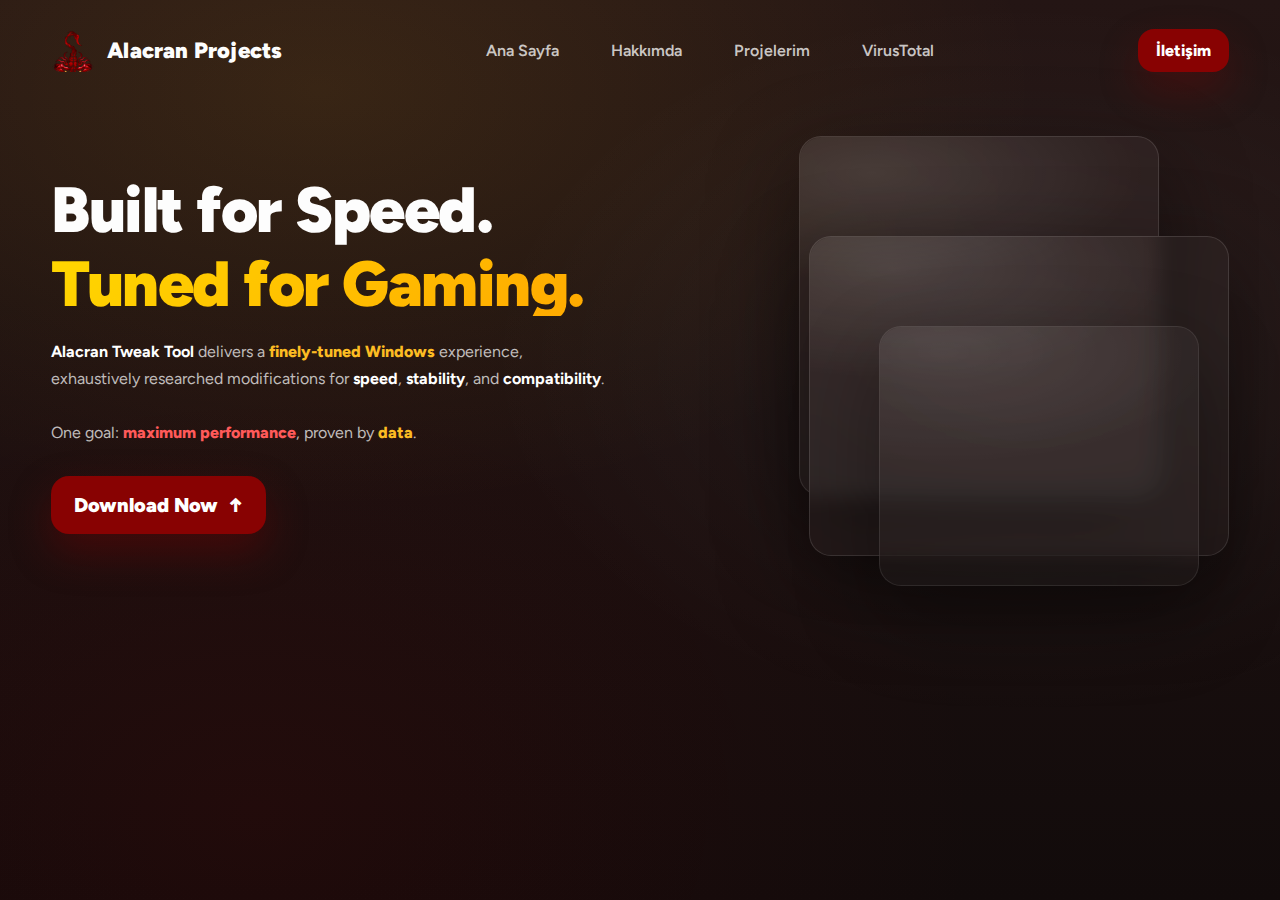
<file: index.html>
<!DOCTYPE html>
<html lang="tr">
<head>
   <meta charset="UTF-8">
   <meta name="viewport" content="width=device-width, initial-scale=1" />
   <title>Siteme hoşgeldiniz</title>
   <link rel="icon" href="img/favicon.ico">
   <link rel="icon" type="image/png" sizes="32x32" href="img/favicon.png">
   <link rel="icon" type="image/png" sizes="16x16" href="img/favicon-16x16.png">
  <link rel="preconnect" href="https://fonts.googleapis.com">
  <link rel="preconnect" href="https://fonts.gstatic.com" crossorigin>
  <link href="https://fonts.googleapis.com/css2?family=Figtree:ital,wght@0,300..900;1,300..900&family=Montserrat:ital,wght@0,100..900;1,100..900&family=Newsreader:ital,opsz,wght@0,6..72,200..800;1,6..72,200..800&display=swap" rel="stylesheet">
  <link rel="stylesheet" href="css/style.css">
</head>

<body>
  <div class="wrap">
    <header>
      <div class="brand">
        <div class="logo"><img src="img/logo1.png" height="72"width="52"></div>
        <div>Alacran Projects</div>
      </div>

      <nav>
        <a href="#anasayfa">Ana Sayfa</a>
        <a href="about.html">Hakkımda</a>
        <a href="projeler.html">Projelerim</a>
        <a href="virustotal.html">VirusTotal</a>
      </nav>

      <a class="pill" href="iletisim.html">İletişim</a>
    </header>

    <main class="hero">
      <section>
        <h1>
          Built for Speed.
          <span class="accent">Tuned for Gaming.</span>
        </h1>

        <p class="lead">
          <b>Alacran Tweak Tool</b> delivers a <span class="hl">finely-tuned Windows</span> experience,
          exhaustively researched modifications for <b>speed</b>, <b>stability</b>, and <b>compatibility</b>.
          <br><br>
          <b class="red"></b>
          One goal: <span class="red">maximum performance</span>, proven by <span class="hl">data</span>.
        </p>

        <div class="cta">
          <a class="btn btn-primary" href="https://github.com/AIacran/alacran-tweaking-tool">
            Download Now <span aria-hidden="true">↑</span>
          </a>
          
        </div>
      </section>

      <section class="visual" aria-hidden="true">
        <div class="glass g1"></div>
        <div class="glass g2"></div>
        <div class="glass g3"></div>
      </section>
    </main>
    
  </div>
</body>
</html>
</file>
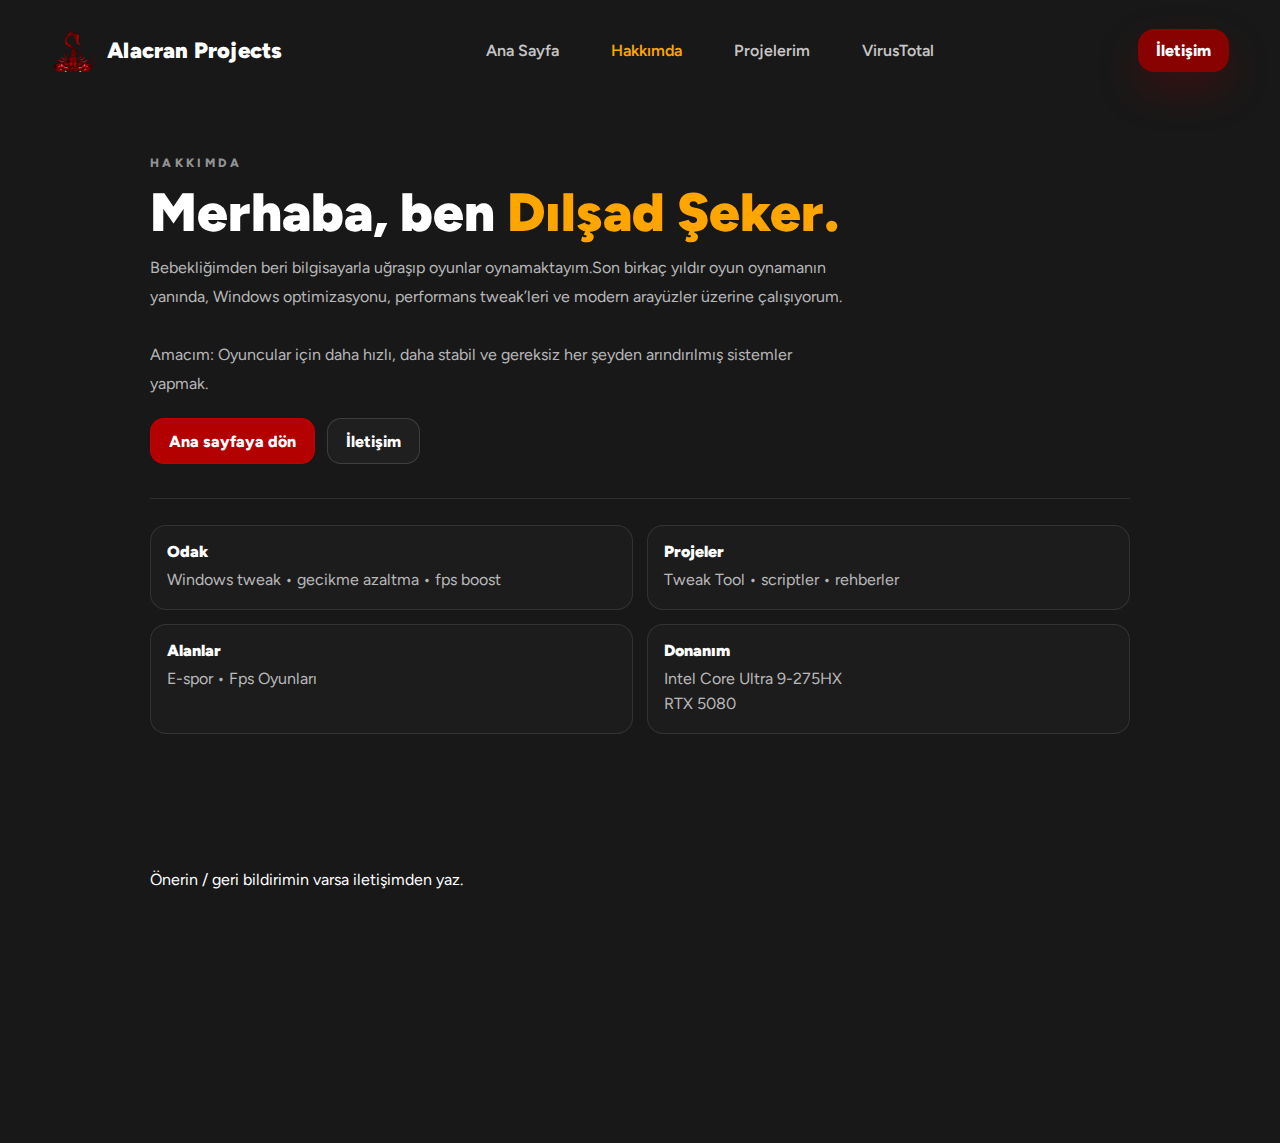
<file: about.html>
<!DOCTYPE html>
<html lang="tr">
<head>
  <meta charset="UTF-8" />
  <meta name="viewport" content="width=device-width, initial-scale=1" />
  <title>Hakkımda | Alacran Projects</title>
<link rel="icon" href="img/favicon.ico">
   <link rel="icon" type="image/png" sizes="32x32" href="img/favicon.png">
   <link rel="icon" type="image/png" sizes="16x16" href="img/favicon-16x16.png">
  <link rel="preconnect" href="https://fonts.googleapis.com">
  <link rel="preconnect" href="https://fonts.gstatic.com" crossorigin>
  <link href="https://fonts.googleapis.com/css2?family=Figtree:wght@300..900&display=swap" rel="stylesheet">

  <link rel="stylesheet" href="css/style.css">
</head>

<body class="about-bg">
  <div class="wrap">
    <!-- header -->
    <header>
      <div class="brand">
        <div class="logo"><img src="img/logo1.png" height="72" width="52" alt="Logo"></div>
        <div>Alacran Projects</div>
      </div>

      <nav>
        <a href="index.html">Ana Sayfa</a>
        <a href="about.html" class="active">Hakkımda</a>
        <a href="projeler.html">Projelerim</a>
        <a href="virustotal.html">VirusTotal</a>
      </nav>

      <a class="pill" href="iletisim.html">İletişim</a>
    </header>

    <main class="about-min">
      <!-- hero -->
      <section class="about-min-hero">
        <div class="kicker">HAKKIMDA</div>

        <h1 class="about-min-title">
          Merhaba, ben <span class="name">Dılşad Şeker.</span>
        </h1>

        <p class="about-min-desc">
          Bebekliğimden beri bilgisayarla uğraşıp oyunlar oynamaktayım.Son birkaç yıldır oyun oynamanın yanında,
          Windows optimizasyonu, performans tweak’leri ve modern arayüzler üzerine çalışıyorum.<br> <br>
          
          Amacım: Oyuncular için daha hızlı, daha stabil ve gereksiz her şeyden arındırılmış sistemler yapmak.
        </p>

        <div class="about-min-actions">
          <a class="minbtn minbtn-primary" href="index.html">Ana sayfaya dön</a>
          <a class="minbtn minbtn-ghost" href="iletisim.html">İletişim</a>
        </div>
      </section>

      <!-- INFO GRID -->
      <section class="about-min-grid">
        <div class="mincard">
          <div class="mincard-title">Odak</div>
          <div class="mincard-text">Windows tweak • gecikme azaltma • fps boost</div>
        </div>

        <div class="mincard">
          <div class="mincard-title">Projeler</div>
          <div class="mincard-text">Tweak Tool • scriptler • rehberler</div>
        </div>

        <div class="mincard">
          <div class="mincard-title">Alanlar</div>
          <div class="mincard-text">E-spor • Fps Oyunları  </div>
        </div>

        <div class="mincard">
          <div class="mincard-title">Donanım</div>
          <div class="mincard-text">Intel Core Ultra 9-275HX <br>RTX 5080
          </div>
        </div>
      </section>

      
      <!-- not-->
      <section class="about-min-foot">
        <div class="footbox">
          <div class="foot-text">Önerin / geri bildirimin varsa iletişimden yaz.</div>
        </div>
      </section>
    </main>
  </div>
</body>
</html>
</file>
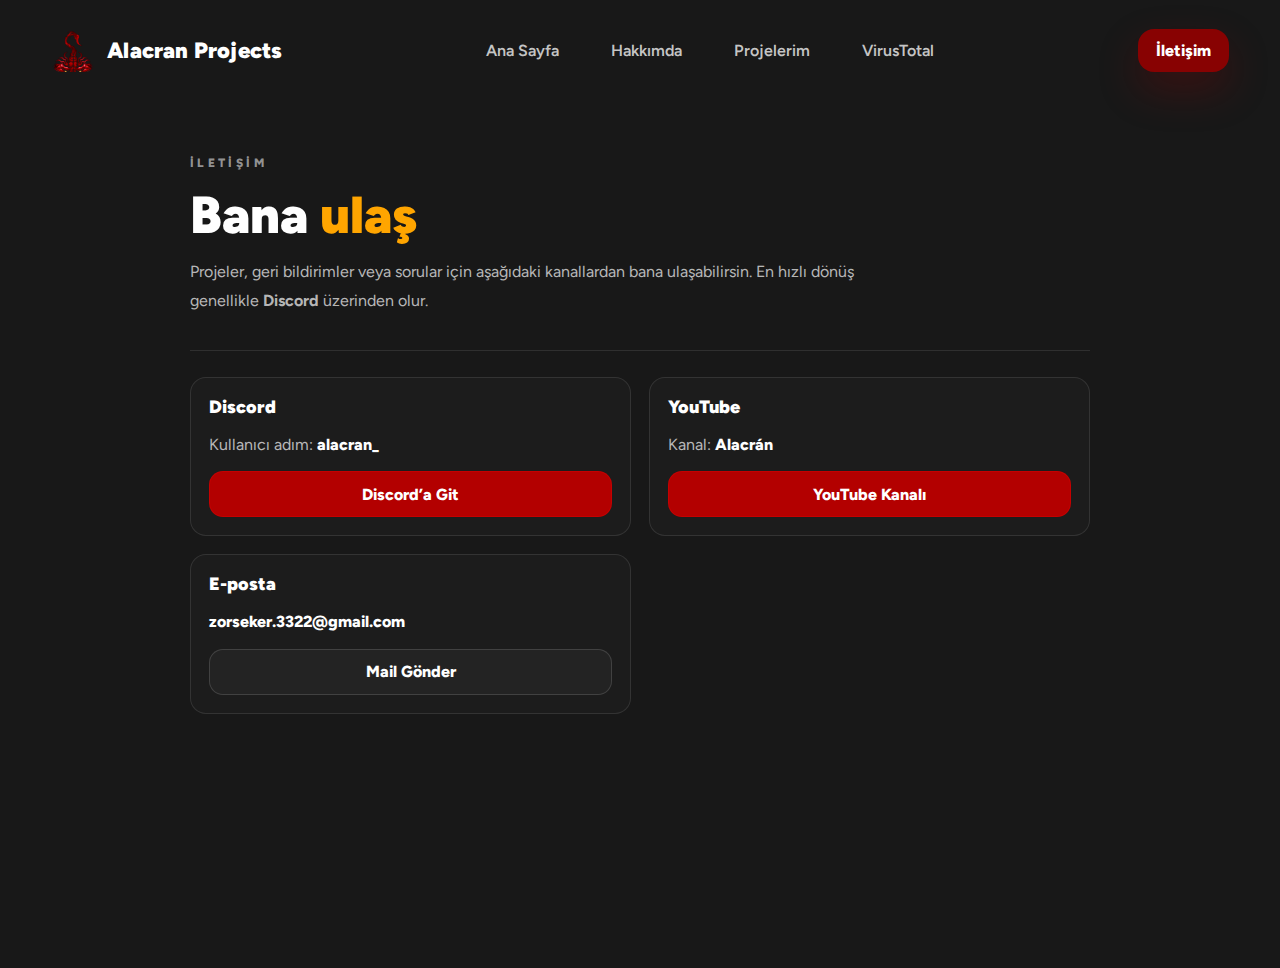
<file: iletisim.html>
<!DOCTYPE html>
<html lang="tr">
<head>
  <meta charset="UTF-8" />
  <meta name="viewport" content="width=device-width, initial-scale=1" />
  <title>İletişim | Alacran Projects</title>

  <link rel="preconnect" href="https://fonts.googleapis.com">
  <link rel="preconnect" href="https://fonts.gstatic.com" crossorigin>
  <link href="https://fonts.googleapis.com/css2?family=Figtree:wght@300..900&display=swap" rel="stylesheet">

  <link rel="stylesheet" href="css/style.css">
</head>

<body class="about-bg">
  <div class="wrap">
    <!-- headerr -->
    <header>
      <div class="brand">
        <div class="logo">
          <img src="img/logo1.png" height="72" width="52" alt="Logo">
        </div>
        <div>Alacran Projects</div>
      </div>

      <nav>
        <a href="index.html">Ana Sayfa</a>
        <a href="about.html">Hakkımda</a>
        <a href="projects.html">Projelerim</a>
        <a href="virustotal.html">VirusTotal</a>
      </nav>

      <a class="pill" href="iletisim.html">İletişim</a>
    </header>

    <!-- iletişim sekmesi-->
    <main class="contact-min">
      <section class="contact-hero">
        <div class="kicker">İLETİŞİM</div>

        <h1 class="contact-title">
          Bana <span class="name">ulaş</span>
        </h1>

        <p class="contact-desc">
          Projeler, geri bildirimler veya sorular için aşağıdaki kanallardan bana ulaşabilirsin.
          En hızlı dönüş genellikle <b>Discord</b> üzerinden olur.
        </p>
      </section>
      <section class="contact-grid">

        <!-- dc -->
        <div class="contact-card">
          <div class="contact-card-title">Discord</div>
          <div class="contact-card-text">
            Kullanıcı adım:
            <span class="contact-highlight">alacran_</span>
          </div>

          <a class="minbtn minbtn-primary"
             href="https://discord.gg/dGxyF7WtUk"
             target="_blank" rel="noreferrer">
            Discord’a Git
          </a>
        </div>

        <!-- yt -->
        <div class="contact-card">
          <div class="contact-card-title">YouTube</div>
          <div class="contact-card-text">
            Kanal:
            <span class="contact-highlight">Alacrán</span>
          </div>

          <a class="minbtn minbtn-primary"
             href="https://www.youtube.com/@alacrann"
             target="_blank" rel="noreferrer">
            YouTube Kanalı
          </a>
        </div>
        <div class="contact-card">
          <div class="contact-card-title">E-posta</div>
          <div class="contact-card-text">
            <span class="contact-highlight">zorseker.3322@gmail.com</span>
          </div>

          <a class="minbtn minbtn-ghost"
             href="https://mail.google.com/mail/u/0/#inbox?compose=GTvVlcSKkwslZZRspRrLxXSnCBmxGMjFBPjRjckhLkqTPvJSVRlXsXHMbmXRcJBqTWSJTGDFkDDfj">
            Mail Gönder
          </a>
        </div>

    </main>
  </div>
</body>
</html>
</file>
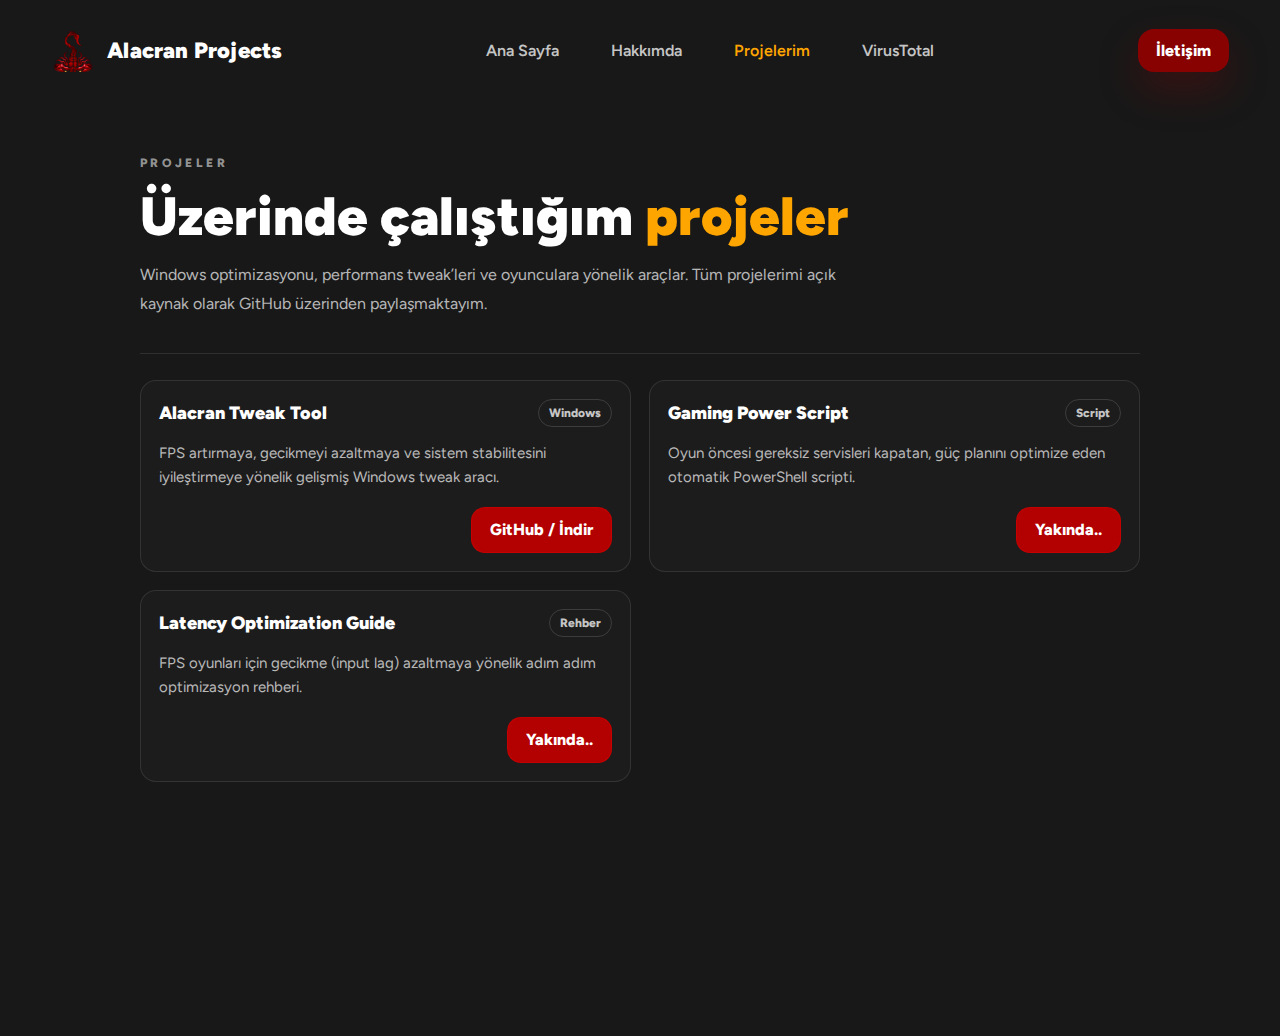
<file: projeler.html>
<!DOCTYPE html>
<html lang="tr">
<head>
  <meta charset="UTF-8" />
  <meta name="viewport" content="width=device-width, initial-scale=1" />
  <title>Projelerim | Alacran Projects</title>
  <link rel="icon" href="img/favicon.ico">
   <link rel="icon" type="image/png" sizes="32x32" href="img/favicon.png">
   <link rel="icon" type="image/png" sizes="16x16" href="img/favicon-16x16.png">

  <link rel="preconnect" href="https://fonts.googleapis.com">
  <link rel="preconnect" href="https://fonts.gstatic.com" crossorigin>
  <link href="https://fonts.googleapis.com/css2?family=Figtree:wght@300..900&display=swap" rel="stylesheet">

  <link rel="stylesheet" href="css/style.css">
</head>

<body class="about-bg">
  <div class="wrap">
    <!-- header -->
    <header>
      <div class="brand">
        <div class="logo"><img src="img/logo1.png" height="72" width="52" alt="Logo"></div>
        <div>Alacran Projects</div>
      </div>

      <nav>
        <a href="index.html">Ana Sayfa</a>
        <a href="about.html">Hakkımda</a>
        <a href="projeler.html" class="active">Projelerim</a>
        <a href="virustotal.html">VirusTotal</a>
      </nav>

      <a class="pill" href="iletisim.html">İletişim</a>
    </header>

    <!-- projeler -->
    <main class="projects-min">
      <!-- hero -->
      <section class="projects-hero">
        <div class="kicker">PROJELER</div>

        <h1 class="projects-title">
          Üzerinde çalıştığım <span class="name">projeler</span>
        </h1>

        <p class="projects-desc">
          Windows optimizasyonu, performans tweak’leri ve oyunculara yönelik araçlar.
          Tüm projelerimi açık kaynak olarak GitHub üzerinden paylaşmaktayım.
        </p>
      </section>

      <!-- projeler -->
      <section class="projects-grid">
        
        <!-- proje1 -->
        <div class="project-card">
          <div class="project-head">
            <h3>Alacran Tweak Tool</h3>
            <span class="tag">Windows</span>
          </div>

          <p class="project-text">
            FPS artırmaya, gecikmeyi azaltmaya ve sistem stabilitesini iyileştirmeye
            yönelik gelişmiş Windows tweak aracı.
          </p>

          <div class="project-actions">
            <a class="minbtn minbtn-primary"
               href="https://github.com/AIacran/alacran-tweaking-tool"
               target="_blank" rel="noreferrer">
              GitHub / İndir
            </a>
          </div>
        </div>

        <!-- proje2 -->
        <div class="project-card">
          <div class="project-head">
            <h3>Gaming Power Script</h3>
            <span class="tag">Script</span>
          </div>

          <p class="project-text">
            Oyun öncesi gereksiz servisleri kapatan, güç planını optimize eden
            otomatik PowerShell scripti.
          </p>

          <div class="project-actions">
            <a class="minbtn minbtn-primary"
              
               target="_blank" rel="noreferrer">
              Yakında..
            </a>
          </div>
        </div>

        <!-- proje 3 -->
        <div class="project-card">
          <div class="project-head">
            <h3>Latency Optimization Guide</h3>
            <span class="tag">Rehber</span>
          </div>

          <p class="project-text">
            FPS oyunları için gecikme (input lag) azaltmaya yönelik adım adım
            optimizasyon rehberi.
          </p>

          <div class="project-actions">
            <a class="minbtn minbtn-primary"
               
               target="_blank" rel="noreferrer">
              Yakında..
            </a>
          </div>
        </div>

      </section>
    </main>
  </div>
</body>
</html>
</file>
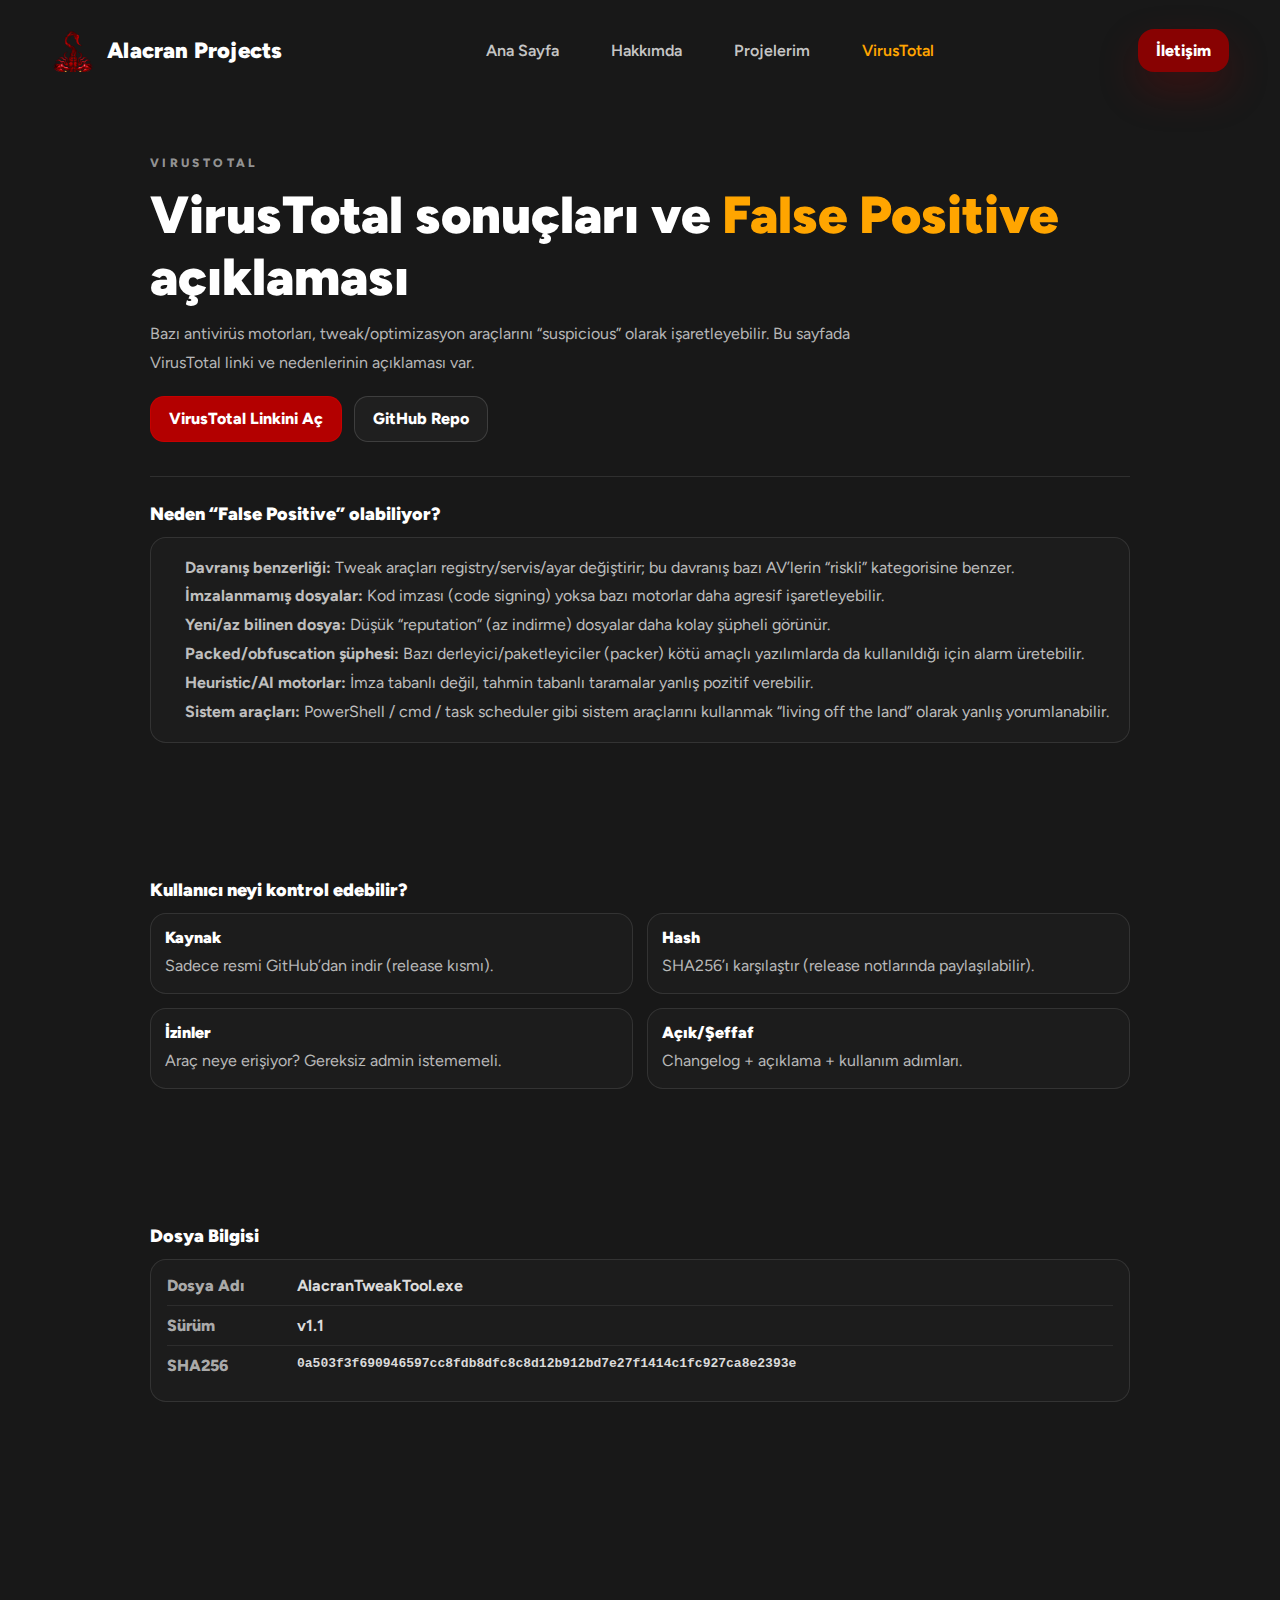
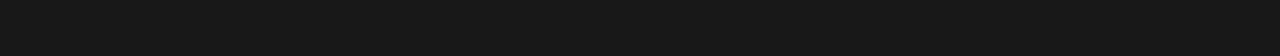
<file: virustotal.html>
<!DOCTYPE html>
<html lang="tr">
<head>
  <meta charset="UTF-8" />
  <meta name="viewport" content="width=device-width, initial-scale=1" />
  <title>VirusTotal | Alacran Projects</title>
<link rel="icon" href="img/favicon.ico">
   <link rel="icon" type="image/png" sizes="32x32" href="img/favicon.png">
   <link rel="icon" type="image/png" sizes="16x16" href="img/favicon-16x16.png">
  <link rel="preconnect" href="https://fonts.googleapis.com">
  <link rel="preconnect" href="https://fonts.gstatic.com" crossorigin>
  <link href="https://fonts.googleapis.com/css2?family=Figtree:wght@300..900&display=swap" rel="stylesheet">

  <link rel="stylesheet" href="css/style.css">
</head>

<body class="about-bg">
  <div class="wrap">
    <header>
      <div class="brand">
        <div class="logo"><img src="img/logo1.png" height="72" width="52" alt="Logo"></div>
        <div>Alacran Projects</div>
      </div>

      <nav>
        <a href="index.html">Ana Sayfa</a>
        <a href="about.html">Hakkımda</a>
        <a href="projeler.html">Projelerim</a>
        <a href="virustotal.html" class="active">VirusTotal</a>
      </nav>

      <a class="pill" href="iletisim.html">İletişim</a>
    </header>

    <main class="vt-min">
      <!-- herO -->
      <section class="vt-hero">
        <div class="kicker">VIRUSTOTAL</div>

        <h1 class="vt-title">
          VirusTotal sonuçları ve <span class="name">False Positive</span> açıklaması
        </h1>

        <p class="vt-desc">
          Bazı antivirüs motorları, tweak/optimizasyon araçlarını “suspicious” olarak işaretleyebilir.
          Bu sayfada VirusTotal linki ve nedenlerinin açıklaması var.
        </p>

        <div class="vt-actions">
          <a class="minbtn minbtn-primary"
             href="https://www.virustotal.com/gui/file/0a503f3f690946597cc8fdb8dfc8c8d12b912bd7e27f1414c1fc927ca8e2393e"
             target="_blank" rel="noreferrer">
            VirusTotal Linkini Aç
          </a>

          <a class="minbtn minbtn-ghost"
             href="https://github.com/AIacran/alacran-tweaking-tool/releases/tag/tools"
             target="_blank" rel="noreferrer">
            GitHub Repo
          </a>
        </div>
      </section>

      <section class="vt-block">
        <h2 class="vt-h2">Neden “False Positive” olabiliyor?</h2>

        <div class="vt-card">
          <ul class="vt-list">
            <li><b>Davranış benzerliği:</b> Tweak araçları registry/servis/ayar değiştirir; bu davranış bazı AV’lerin “riskli” kategorisine benzer.</li>
            <li><b>İmzalanmamış dosyalar:</b> Kod imzası (code signing) yoksa bazı motorlar daha agresif işaretleyebilir.</li>
            <li><b>Yeni/az bilinen dosya:</b> Düşük “reputation” (az indirme) dosyalar daha kolay şüpheli görünür.</li>
            <li><b>Packed/obfuscation şüphesi:</b> Bazı derleyici/paketleyiciler (packer) kötü amaçlı yazılımlarda da kullanıldığı için alarm üretebilir.</li>
            <li><b>Heuristic/AI motorlar:</b> İmza tabanlı değil, tahmin tabanlı taramalar yanlış pozitif verebilir.</li>
            <li><b>Sistem araçları:</b> PowerShell / cmd / task scheduler gibi sistem araçlarını kullanmak “living off the land” olarak yanlış yorumlanabilir.</li>
          </ul>
        </div>
      </section>

      <section class="vt-block">
        <h2 class="vt-h2">Kullanıcı neyi kontrol edebilir?</h2>

        <div class="vt-grid">
          <div class="vt-mini">
            <div class="vt-mini-title">Kaynak</div>
            <div class="vt-mini-text">Sadece resmi GitHub’dan indir (release kısmı).</div>
          </div>

          <div class="vt-mini">
            <div class="vt-mini-title">Hash</div>
            <div class="vt-mini-text">SHA256’ı karşılaştır (release notlarında paylaşılabilir).</div>
          </div>

          <div class="vt-mini">
            <div class="vt-mini-title">İzinler</div>
            <div class="vt-mini-text">Araç neye erişiyor? Gereksiz admin istememeli.</div>
          </div>

          <div class="vt-mini">
            <div class="vt-mini-title">Açık/Şeffaf</div>
            <div class="vt-mini-text">Changelog + açıklama + kullanım adımları.</div>
          </div>
        </div>
      </section>

      <section class="vt-block">
        <h2 class="vt-h2">Dosya Bilgisi </h2>

        <div class="vt-card">
          <div class="kv">
            <div class="k">Dosya Adı</div>
            <div class="v">AlacranTweakTool.exe</div>
          </div>
          <div class="kv">
            <div class="k">Sürüm</div>
            <div class="v">v1.1</div>
          </div>
          <div class="kv">
            <div class="k">SHA256</div>
            <div class="v mono">0a503f3f690946597cc8fdb8dfc8c8d12b912bd7e27f1414c1fc927ca8e2393e</div>
          </div>
        </div>
      </section>

    </main>
  </div>
</body>
</html>
</file>
<file: css/style.css>
html {
    scroll-behavior: smooth; 
}
 * { 
    margin: 0;
    padding: 0;
    box-sizing: border-box;
    text-decoration: none;
    list-style: none;
}   
 body {font-family: 'figtree', sans-serif;}
 img {max-width: 100%;}

 section{
  padding: 110px 0;
  background: transparent; 
}


.navbar {
  display: flex;
  align-items: center;
  justify-content: space-between;
}

.brand {
  display: flex;
  align-items: center;
  gap: 10px;
}
.section-title {margin-bottom: 30px;
text-align: center;
color: #fff;
font-size: 30px;
transition:all 0.5s ease;}
.section-title:hover {color: #880202;}

/*kolayca renk seçeyim diye böyle yaptım hocam */
:root {
    --gold1: #FFD700;
    --gold2: #FFA500;
    --anarenk : #880202;
    --arkaplan : #181818;
    --section: clamp(60px, 10vw, 120px);
    --bg0:#120b0b;
    --bg1:#241514;
    --text:#fdfdfd;
    --accent:#fcbc23;
    --danger:#880202;
    --stroke:rgba(255,255,255,.12);
}

header {
    background: #181818;
    border-bottom: 1px solid #181818;
    position: center;
    width: 100%;
    z-index: 5;
}

.navbar {
    display: flex;
    align-items: center;
    justify-content: space-between;
    margin: auto;
    width: 90%;
    padding: 10px 100px;
}
.nav-links {
    display: flex;
}
.nav-links li a{
    margin-left: 15px;
    color: #fff;
    padding: 5px 10px;
    border-radius: 10px;
    transition: all 0.3s ease-in-out;
}
.nav-links li a:hover {
    background: #880202;
}
.logo h2 a{
    color : #fff;
    font-weight: 900;
    
}

@keyframes goldShine {
    0%,100% {
        background-position: 0 50%
    }

    50% {
        background-position: 100% 50%
    }
}
.accent{
  display: inline-block; /* background-clip için şart */
  font-weight: 900;

  background: linear-gradient(135deg, var(--gold1), var(--gold2), var(--gold1));
  background-size: 200% auto;

  -webkit-background-clip: text;
  background-clip: text;

  color: transparent;
  -webkit-text-fill-color: transparent;

  animation: goldShine 4s linear infinite;
}

/*anasayfa*/
.inner_anasayfa {
    display: flex-start;
    align-items: center;
    justify-content: space-between;
    margin: auto;
    width: 70%;
    padding: 100px;
    min-height: 100vh;
    color: #fff;
}
.child_anasayfa {
    flex-basis: 40%;
}

.child_anasayfa h1  {

    font-weight: 900;
    background: linear-gradient(135deg,var(--gold1),var(--gold2),var(--gold1));
    background-size: 200% auto;
    -webkit-background-clip: text;
    background-clip: text;
    -webkit-text-fill-color: transparent;
    animation: 4s linear infinite goldShine;
}
.child_anasayfa p {
    margin: 40px 0;
    color: #CCCCCC;
    font-size: 18px;
    line-height: 1.6;
}
.child_anasayfa h1 .span_child {
    display: inline-block;
    color: #ffffff !important;
    background: none !important;
    -webkit-text-fill-color: #ffffff !important;
    font-size: 40px; 
    font-weight: 850;
    margin-left: 10px;
}

.btn {
    display: inline-block;
    padding: 12px 75px;
    background: #880202;
    color: #fff;
    border-radius: 30px;
    font-size: 18px;
    font-weight: 700;
    box-shadow: 0 5px 15px rgba(136,3,2,0.4);
    transition: all 0.3s ease-in-out;
    border: 1px solid #880202;
    cursor: pointer;
}
.btn:hover {
    background: red;
    color: #880202;
    box-shadow: 0 5px 15px rgba(136,3,2,0.7);
}
html, body{
  height: 100%;
  margin: 0;
  background: transparent;
}

.btn {
    display: inline-block;
    background-color: #882022;
    color: white;
    padding: 16px 50px;
    border-radius: 50px;
    font-size: 20px;
    font-weight: bold;
    text-decoration: none;
    box-shadow: 0 5px 15px rgba(136, 32, 34, 0.4);
    transition: all 0.3s ease;
}

.btn:hover {
    background-color: #a02828;
    transform: translateY(-3px);
    box-shadow: 0 8px 25px rgba(136, 32, 34, 0.6);
}

/* arkaplan geçişli renk */
body{
  color: var(--text);
  min-height:100vh;
  background:
    radial-gradient(1200px 700px at 25% 10%, rgba(252,188,35,.10), transparent 60%),
    radial-gradient(900px 600px at 80% 40%, rgba(255,255,255,.06), transparent 60%),
    radial-gradient(1200px 900px at 20% 90%, rgba(136,2,2,.12), transparent 60%),
    linear-gradient(180deg, var(--bg1), var(--bg0));
}

/* İlk section bozduğu için override yaptım hatırla */
.hero > section{
  padding: 0 !important;
  background: transparent !important;
}

.wrap{
  width:min(1200px, 92vw);
  margin:0 auto;
  padding:28px 0 64px;
}

/* ana header */
header{
  display:flex;
  align-items:center;
  justify-content:space-between;
  gap:16px;
  background: transparent !important;
  border-bottom: 0 !important;
}

/* logo ve kalınlaştırma alacran projects */
.brand{
  display:flex;
  align-items:center;
  gap:22px;
  font-weight:900;
  letter-spacing:.2px;
  font-size: 22px;
}
.logo{
  width:44px;
  height:44px;
  border-radius:10px;
  display:grid;
  place-items:center;
  overflow:hidden;
}
.logo img{ width:100%; height:100%; object-fit:cover; }

/*nav */
nav{
  display:flex;
  align-items:center;
  gap:28px;
  color:rgba(255,255,255,.75);
  font-weight:600;
}
nav a{ color:inherit; text-decoration:none; }
nav a:hover{ color:#fff; }

/* iletişim butonu */
.pill{
  padding:12px 18px;
  border-radius:16px;
  background:var(--danger);
  color:#fff;
  text-decoration:none;
  font-weight:800;
  box-shadow:0 18px 40px rgba(136,2,2,.30);
}

.hero{
  display:grid;
  grid-template-columns: 1.1fr .9fr;
  gap:44px;
  align-items:center;
  margin-top:54px;
}

/*başlık*/
.hero h1{
  margin:0 0 10px;
  font-size: clamp(40px, 5vw, 76px);
  line-height:1.0;
  letter-spacing:-1.5px;
  font-weight:900;
}
.accent{
  display:block;
  color:var(--accent);
  margin-top:10px;
}

.lead{
  margin:22px 0 0;
  max-width:56ch;
  color:rgba(255,255,255,.72);
  font-size:16px;
  line-height:1.7;
}
.lead b{ color:#fff; }
.lead .hl{ color:var(--accent); font-weight:800; }
.lead .red{ color:#ff5a5a; font-weight:800; }

.cta{
  display:flex;
  gap:16px;
  margin-top:30px;
  flex-wrap:wrap;
}

/* ikinci buton birincinin üstüne yaptım*/
.btn{
  display:inline-flex;
  align-items:center;
  gap:10px;
  padding:16px 22px;
  border-radius:18px;
  font-weight:900;
  text-decoration:none;
  border:1px solid transparent;
  user-select:none;
  transition: all .25s ease;
}
.btn-primary{
  background:var(--danger);
  color:#fff;
  box-shadow:0 18px 40px rgba(136,2,2,.35);
}
.btn-primary:hover{
  filter:brightness(1.06);
  transform: translateY(-2px);
}
.btn-ghost{
  background:rgba(255,255,255,.04);
  border-color:var(--stroke);
  color:#fff;
}
.btn-ghost:hover{
  background:rgba(255,255,255,.07);
  transform: translateY(-2px);
}

/*cam kutucuklar */
.visual{ position:relative; height:460px; }
.glass{
  position:absolute;
  border-radius:22px;
  border:1px solid rgba(255,255,255,.12);
  background:rgba(255,255,255,.04);
  backdrop-filter: blur(10px);
  -webkit-backdrop-filter: blur(10px);
  box-shadow: 0 30px 90px rgba(0,0,0,.45);
}
.glass::before{
  content:"";
  position:absolute; inset:0;
  border-radius:inherit;
  background: radial-gradient(500px 200px at 20% 10%, rgba(255,255,255,.14), transparent 55%);
  pointer-events:none;
  opacity:.75;
}
.g1{ width:360px; height:360px; right:70px; top:10px; }
.g2{ width:420px; height:320px; right:0; top:110px; background:rgba(255,255,255,.03); }
.g3{ width:320px; height:260px; right:30px; bottom:0; opacity:.75; }

@media (max-width: 900px){
  nav{ display:none; }
  .hero{ grid-template-columns:1fr; }
  .visual{ height:360px; }
  .g1{ right:20px; }
  .g2{ right:-10px; }
}
/* nav büyüme efekti */
nav a{
  display: inline-flex;           
  align-items: center;
  transition: transform .18s ease, color .18s ease, opacity .18s ease;
  transform-origin: center;
}

nav a:hover{
  transform: scale(1.08);
  color: #fff;
}

/* iletişim kutusu efektler*/
.pill{
  display: inline-flex;
  align-items: center;
  transition: transform .18s ease, filter .18s ease, box-shadow .18s ease;
  transform-origin: center;
}

.pill:hover{
  transform: scale(1.06);
  filter: brightness(1.06);
  box-shadow: 0 26px 60px rgba(136,2,2,.45);
}

nav a:active,
.pill:active{
  transform: scale(0.98);
}
nav a{
  padding: 10px 12px;
  border-radius: 12px;
}

nav a:hover{
  background: rgba(255,255,255,.06);
}
.brand{
  display: inline-flex;
  align-items: center;
  gap: 12px;
  transition: transform .18s ease;
  transform-origin: left center;
}

.brand:hover{
  transform: scale(1.06);
}
/* kutucuk aniasyonları */
@keyframes floaty {
  0%   { transform: translateY(0) translateX(0) rotate(0deg); }
  50%  { transform: translateY(-14px) translateX(6px) rotate(0.6deg); }
  100% { transform: translateY(0) translateX(0) rotate(0deg); }
}

@keyframes floaty2 {
  0%   { transform: translateY(0) translateX(0) rotate(0deg); }
  50%  { transform: translateY(10px) translateX(-6px) rotate(-0.6deg); }
  100% { transform: translateY(0) translateX(0) rotate(0deg); }
}

/* kutucuk hareket */
.glass{
  will-change: transform;
}
.glass.g1{ animation: floaty 6s ease-in-out infinite; }
.glass.g2{ animation: floaty2 8s ease-in-out infinite; }
.glass.g3{ animation: floaty 10s ease-in-out infinite; }


main, .wrap{
  background: transparent !important;
}
.section-fade{
  position: relative;
  isolation: isolate;
}
.section-fade > *{ position: relative; z-index: 2; }

.section-fade::before{
  content:"";
  position:absolute;
  left:0; right:0;
  top:-140px;
  height:220px;
  z-index:1;
  pointer-events:none;
  background: linear-gradient(to bottom,
    rgba(18,11,11,0),
    rgba(18,11,11,.9)
  );
}
/* hakkımda sayfası*/

.about-page{
  padding-top: 80px;
}

.about-hero{
  max-width: 900px;
  margin: 0 auto 60px;
}

.about-hero h1{
  margin: 0 0 18px;
  font-size: clamp(36px, 4.5vw, 64px);
  font-weight: 900;
  line-height: 1.05;
}

.about-cards{
  display: grid;
  grid-template-columns: repeat(2, minmax(0,1fr));
  gap: 20px;
}

@media (max-width: 900px){
  .about-cards{
    grid-template-columns: 1fr;
  }
}

/* aktif menü linki */
nav a.active{
  color: var(--gold2);
}

body.about-bg{
  background: #181818 !important;
  color: #fff;
}

body.about-bg::before,
body.about-bg::after,
body.about-bg .about-hero::before{
  display:none !important;
}

body.about-bg nav a.active{
  color: var(--gold2, #fcbc23);
}

.about-min{
  width: min(980px, 92vw);
  margin: 0 auto;
  padding: 60px 0 80px;
}

.about-min-hero{
  padding: 24px 0 34px;
  border-bottom: 1px solid rgba(255,255,255,.10);
}

.kicker{
  letter-spacing: .28em;
  font-weight: 800;
  font-size: 12px;
  color: rgba(255,255,255,.55);
  margin-bottom: 14px;
}

.about-min-title{
  margin: 0 0 12px;
  font-size: clamp(34px, 4.5vw, 54px);
  line-height: 1.08;
  font-weight: 900;
}

.about-min-title .name{
  color: var(--gold2, #fcbc23);
}

.about-min-desc{
  margin: 0;
  max-width: 70ch;
  color: rgba(255,255,255,.70);
  font-size: 16px;
  line-height: 1.8;
}

/* buton */
.about-min-actions{
  display:flex;
  gap: 12px;
  flex-wrap: wrap;
  margin-top: 20px;
}

.minbtn{
  display:inline-flex;
  align-items:center;
  justify-content:center;
  height: 46px;
  padding: 0 18px;
  border-radius: 14px;
  text-decoration:none;
  font-weight: 800;
  border: 1px solid rgba(255,255,255,.14);
  background: rgba(255,255,255,.04);
  color:#fff;
  transition: transform .16s ease, background .16s ease, filter .16s ease;
}

.minbtn:hover{
  transform: scale(1.03);
  background: rgba(255,255,255,.07);
}

.minbtn-primary{
  background: #b30000;
  border-color: rgba(255,0,0,.25);
}
.minbtn-primary:hover{
  filter: brightness(1.06);
}

.minbtn-ghost{
  background: rgba(255,255,255,.03);
}

/* kart */
.about-min-grid{
  display:grid;
  grid-template-columns: repeat(2, minmax(0,1fr));
  gap: 14px;
  padding: 26px 0;
}

.mincard{
  border: 1px solid rgba(255,255,255,.10);
  background: rgba(255,255,255,.02);
  border-radius: 16px;
  padding: 16px;
}

.mincard-title{
  font-weight: 900;
  margin-bottom: 6px;
}

.mincard-text{
  color: rgba(255,255,255,.70);
  line-height: 1.6;
}


.about-min-h2{
  margin: 0 0 14px;
  font-size: 18px;
  font-weight: 900;
}
/* proje sayfası html */

.projects-min{
  width: min(1000px, 92vw);
  margin: 0 auto;
  padding: 60px 0 80px;
}

/* hero */
.projects-hero{
  padding: 24px 0 34px;
  border-bottom: 1px solid rgba(255,255,255,.10);
}

.projects-title{
  margin: 0 0 12px;
  font-size: clamp(34px, 4.5vw, 54px);
  font-weight: 900;
}

.projects-title .name{
  color: var(--gold2, #fcbc23);
}

.projects-desc{
  max-width: 70ch;
  color: rgba(255,255,255,.70);
  font-size: 16px;
  line-height: 1.8;
}

.projects-grid{
  display: grid;
  grid-template-columns: repeat(2, minmax(0,1fr));
  gap: 18px;
  padding-top: 26px;
}

/* kart */
.project-card{
  border: 1px solid rgba(255,255,255,.10);
  background: rgba(255,255,255,.02);
  border-radius: 16px;
  padding: 18px;

  display: flex;
  flex-direction: column;
  justify-content: space-between;
}

/* Üst */
.project-head{
  display:flex;
  align-items:center;
  justify-content: space-between;
  gap: 12px;
}

.project-head h3{
  margin: 0;
  font-weight: 900;
  font-size: 18px;
}

.tag{
  font-size: 12px;
  font-weight: 800;
  padding: 6px 10px;
  border-radius: 999px;
  border: 1px solid rgba(255,255,255,.14);
  color: rgba(255,255,255,.75);
}

.project-text{
  margin: 14px 0 18px;
  color: rgba(255,255,255,.70);
  line-height: 1.6;
  font-size: 15px;
}

/* Buton */
.project-actions{
  display:flex;
  justify-content: flex-end;
}

@media (max-width: 820px){
  .projects-grid{
    grid-template-columns: 1fr;
  }
}
/* virüs total sayfası için*/

.vt-min{
  width: min(980px, 92vw);
  margin: 0 auto;
  padding: 60px 0 80px;
}

.vt-hero{
  padding: 24px 0 34px;
  border-bottom: 1px solid rgba(255,255,255,.10);
}

.vt-title{
  margin: 0 0 12px;
  font-size: clamp(30px, 4.2vw, 52px);
  font-weight: 900;
}

.vt-title .name{
  color: var(--gold2, #fcbc23);
}

.vt-desc{
  margin: 0;
  max-width: 75ch;
  color: rgba(255,255,255,.70);
  font-size: 16px;
  line-height: 1.8;
}

.vt-actions{
  display:flex;
  gap: 12px;
  flex-wrap: wrap;
  margin-top: 18px;
}

.vt-block{
  padding-top: 26px;
}

.vt-h2{
  margin: 0 0 12px;
  font-size: 18px;
  font-weight: 900;
}

.vt-card{
  border: 1px solid rgba(255,255,255,.10);
  background: rgba(255,255,255,.02);
  border-radius: 16px;
  padding: 16px;
}

.vt-list{
  margin: 0;
  padding-left: 18px;
  color: rgba(255,255,255,.72);
  line-height: 1.8;
}

.vt-grid{
  display:grid;
  grid-template-columns: repeat(2, minmax(0, 1fr));
  gap: 14px;
}

.vt-mini{
  border: 1px solid rgba(255,255,255,.10);
  background: rgba(255,255,255,.02);
  border-radius: 16px;
  padding: 14px;
}

.vt-mini-title{
  font-weight: 900;
  margin-bottom: 6px;
}

.vt-mini-text{
  color: rgba(255,255,255,.70);
  line-height: 1.6;
}

.kv{
  display:grid;
  grid-template-columns: 120px 1fr;
  gap: 10px;
  padding: 10px 0;
  border-top: 1px solid rgba(255,255,255,.08);
}
.kv:first-child{ border-top: 0; padding-top: 0; }
.k{
  color: rgba(255,255,255,.65);
  font-weight: 800;
}
.v{
  color: rgba(255,255,255,.85);
  font-weight: 700;
}
.mono{
  font-family: ui-monospace, SFMono-Regular, Menlo, Monaco, Consolas, "Liberation Mono", monospace;
  font-size: 13px;
  word-break: break-all;
}

@media (max-width: 820px){
  .vt-grid{ grid-template-columns: 1fr; }
  .kv{ grid-template-columns: 1fr; }
}

/* iletişim sayfası */

.contact-min{
  width: min(900px, 92vw);
  margin: 0 auto;
  padding: 60px 0 80px;
}

/* hero */
.contact-hero{
  padding: 24px 0 34px;
  border-bottom: 1px solid rgba(255,255,255,.10);
}

.contact-title{
  margin: 0 0 12px;
  font-size: clamp(32px, 4.2vw, 52px);
  font-weight: 900;
}

.contact-title .name{
  color: var(--gold2, #fcbc23);
}

.contact-desc{
  max-width: 70ch;
  color: rgba(255,255,255,.70);
  font-size: 16px;
  line-height: 1.8;
}

.contact-grid{
  display: grid;
  grid-template-columns: repeat(2, minmax(0,1fr));
  gap: 18px;
  padding-top: 26px;
}

/* kartlar */
.contact-card{
  border: 1px solid rgba(255,255,255,.10);
  background: rgba(255,255,255,.02);
  border-radius: 16px;
  padding: 18px;

  display: flex;
  flex-direction: column;
  gap: 14px;
}

.contact-card-title{
  font-weight: 900;
  font-size: 18px;
}

.contact-card-text{
  color: rgba(255,255,255,.70);
  line-height: 1.6;
}

.contact-highlight{
  color: #fff;
  font-weight: 800;
}
.contact-foot{
  padding-top: 24px;
}

/* Mobil */
@media (max-width: 820px){
  .contact-grid{
    grid-template-columns: 1fr;
  }
}
/* Sağolasınız hocam html css öğrendim 2 haftadır bunu yapmak için :D */
</file>
